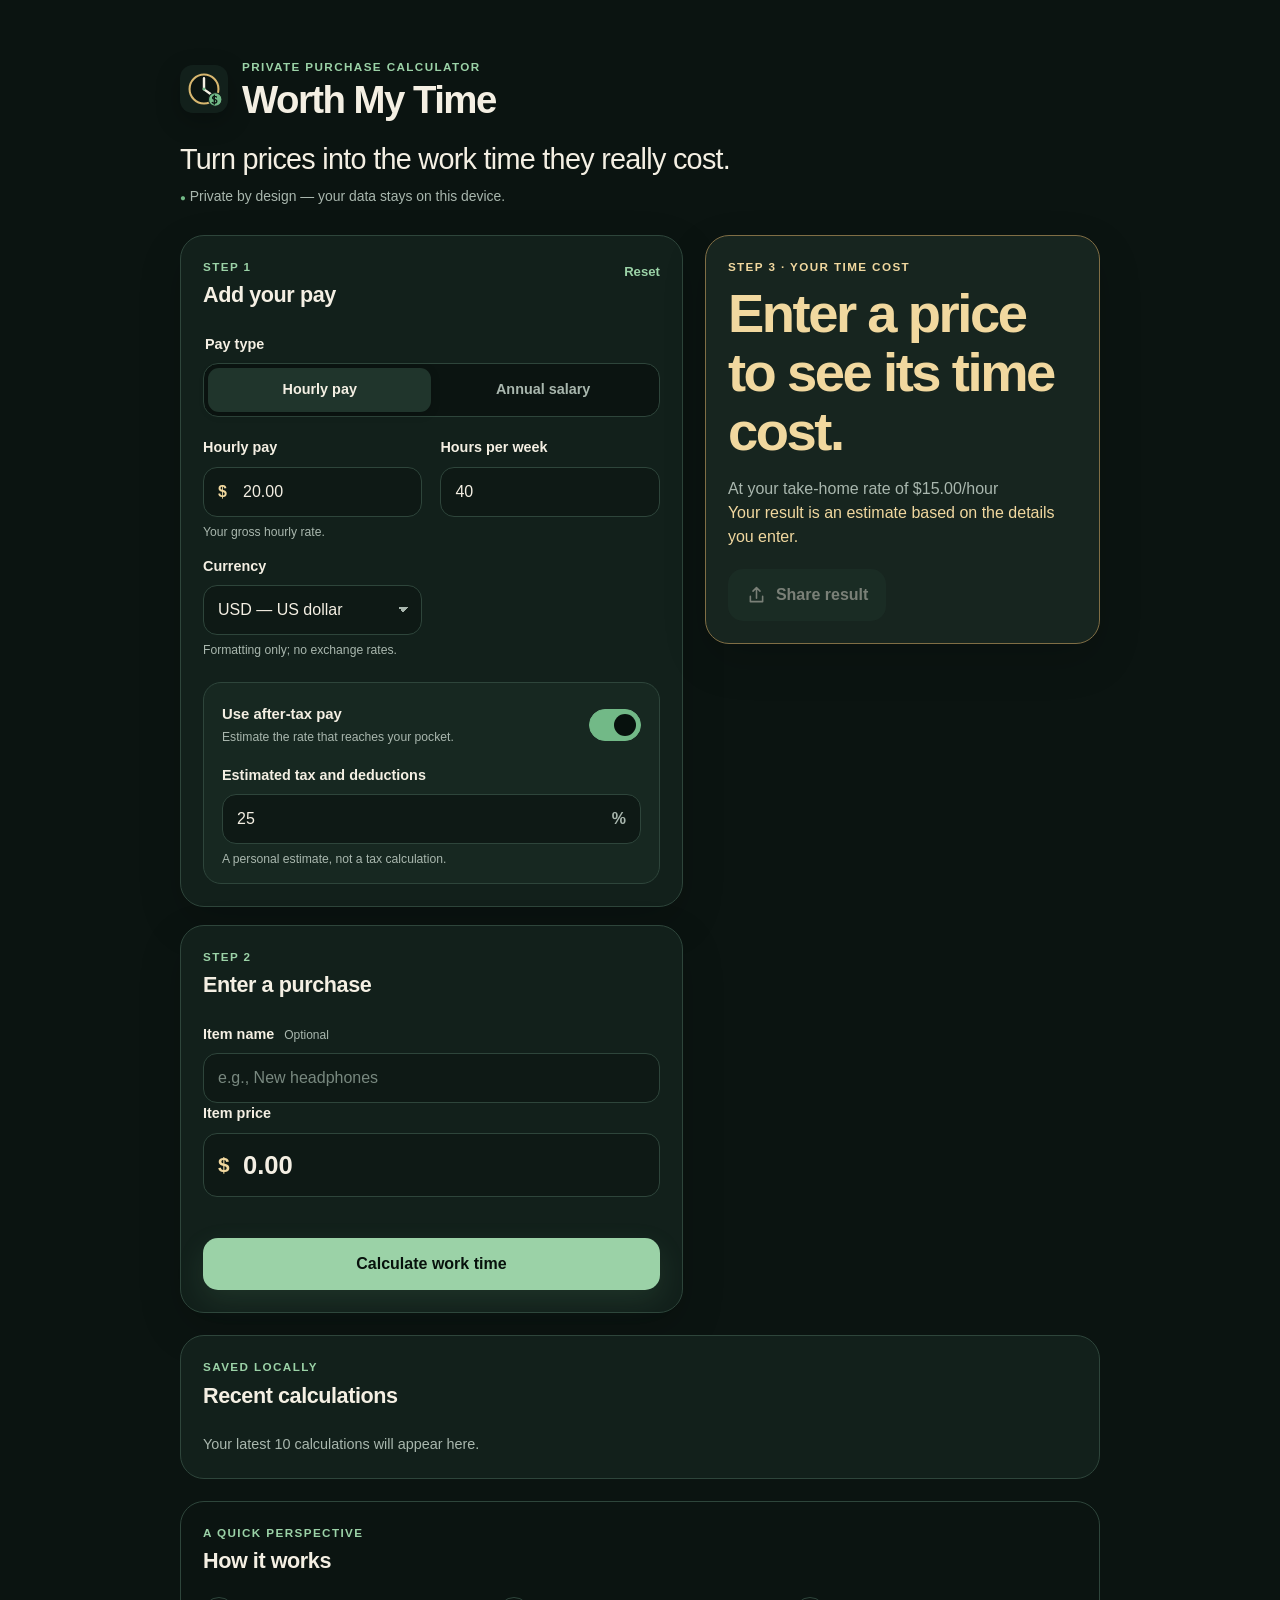
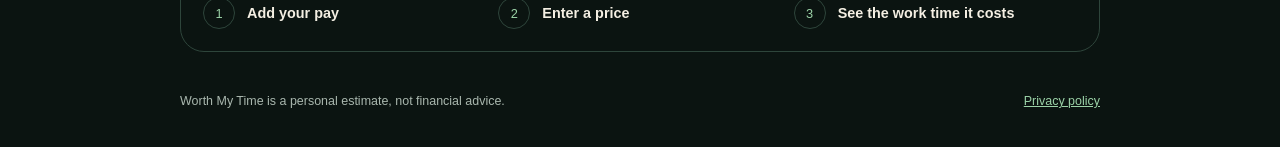
<file: index.html>
<!doctype html>
<html lang="en">
  <head>
    <meta charset="utf-8">
    <meta name="viewport" content="width=device-width, initial-scale=1, viewport-fit=cover">
    <meta name="theme-color" content="#12201b">
    <meta name="description" content="Turn prices into the work time they really cost with a private, offline-first calculator.">
    <meta name="apple-mobile-web-app-capable" content="yes">
    <meta name="apple-mobile-web-app-status-bar-style" content="black-translucent">
    <meta name="apple-mobile-web-app-title" content="Worth My Time">
    <link rel="manifest" href="./manifest.webmanifest">
    <link rel="icon" href="./icons/icon.svg" type="image/svg+xml">
    <link rel="apple-touch-icon" href="./icons/icon-180.png">
    <link rel="stylesheet" href="./styles.css">
    <title>Worth My Time</title>
  </head>
  <body>
    <a class="skip-link" href="#calculator">Skip to calculator</a>

    <header class="site-header">
      <div class="brand">
        <img src="./icons/icon.svg" width="48" height="48" alt="" aria-hidden="true">
        <div>
          <p class="eyebrow">Private purchase calculator</p>
          <h1>Worth My Time</h1>
        </div>
      </div>
      <p class="subtitle">Turn prices into the work time they really cost.</p>
      <p class="privacy-note"><span aria-hidden="true">●</span> Private by design — your data stays on this device.</p>
    </header>

    <main id="calculator" class="app-shell">
      <form id="calculator-form" novalidate>
        <section class="card pay-card" aria-labelledby="pay-heading">
          <div class="section-heading">
            <div>
              <p class="step-label">Step 1</p>
              <h2 id="pay-heading">Add your pay</h2>
            </div>
            <button class="text-button" id="reset-button" type="button">Reset</button>
          </div>

          <fieldset class="field-group">
            <legend>Pay type</legend>
            <div class="segmented-control">
              <label><input type="radio" name="payType" value="hourly" checked><span>Hourly pay</span></label>
              <label><input type="radio" name="payType" value="salary"><span>Annual salary</span></label>
            </div>
          </fieldset>

          <div class="form-grid">
            <div class="field" id="hourly-field">
              <label for="hourly-pay">Hourly pay</label>
              <div class="money-input"><span class="currency-symbol" aria-hidden="true">$</span><input id="hourly-pay" name="hourlyPay" type="text" inputmode="decimal" autocomplete="off" value="20.00" aria-describedby="hourly-help hourly-error"></div>
              <p class="field-help" id="hourly-help">Your gross hourly rate.</p>
              <p class="field-error" id="hourly-error" aria-live="polite"></p>
            </div>

            <div class="field" id="salary-field" hidden>
              <label for="annual-salary">Annual salary</label>
              <div class="money-input"><span class="currency-symbol" aria-hidden="true">$</span><input id="annual-salary" name="annualSalary" type="text" inputmode="decimal" autocomplete="off" value="60000.00" aria-describedby="salary-help salary-error"></div>
              <p class="field-help" id="salary-help">Converted using your schedule below.</p>
              <p class="field-error" id="salary-error" aria-live="polite"></p>
            </div>

            <div class="field">
              <label for="hours-per-week">Hours per week</label>
              <input id="hours-per-week" name="hoursPerWeek" type="number" min="0.1" max="168" step="0.5" value="40" inputmode="decimal" aria-describedby="hours-error">
              <p class="field-error" id="hours-error" aria-live="polite"></p>
            </div>

            <div class="field" id="weeks-field" hidden>
              <label for="weeks-per-year">Weeks worked per year</label>
              <input id="weeks-per-year" name="weeksPerYear" type="number" min="1" max="53" step="1" value="52" inputmode="numeric" aria-describedby="weeks-error">
              <p class="field-error" id="weeks-error" aria-live="polite"></p>
            </div>

            <div class="field">
              <label for="currency">Currency</label>
              <select id="currency" name="currency">
                <option value="USD">USD — US dollar</option>
                <option value="CAD">CAD — Canadian dollar</option>
                <option value="GBP">GBP — British pound</option>
                <option value="EUR">EUR — Euro</option>
                <option value="AUD">AUD — Australian dollar</option>
                <option value="INR">INR — Indian rupee</option>
                <option value="JPY">JPY — Japanese yen</option>
              </select>
              <p class="field-help">Formatting only; no exchange rates.</p>
            </div>
          </div>

          <div class="tax-panel">
            <label class="switch-row" for="after-tax">
              <span><strong>Use after-tax pay</strong><small>Estimate the rate that reaches your pocket.</small></span>
              <span class="switch"><input id="after-tax" name="afterTax" type="checkbox" checked><span class="switch-track" aria-hidden="true"></span></span>
            </label>
            <div class="field compact-field" id="tax-field">
              <label for="tax-percent">Estimated tax and deductions</label>
              <div class="suffix-input"><input id="tax-percent" name="taxPercent" type="number" min="0" max="99.9" step="0.1" value="25" inputmode="decimal" aria-describedby="tax-help tax-error"><span aria-hidden="true">%</span></div>
              <p class="field-help" id="tax-help">A personal estimate, not a tax calculation.</p>
              <p class="field-error" id="tax-error" aria-live="polite"></p>
            </div>
          </div>
        </section>

        <section class="card purchase-card" aria-labelledby="purchase-heading">
          <div class="section-heading"><div><p class="step-label">Step 2</p><h2 id="purchase-heading">Enter a purchase</h2></div></div>
          <div class="field">
            <label for="item-name">Item name <span class="optional">Optional</span></label>
            <input id="item-name" name="itemName" type="text" maxlength="80" autocomplete="off" placeholder="e.g., New headphones">
          </div>
          <div class="field price-field">
            <label for="item-price">Item price</label>
            <div class="money-input large-money-input"><span class="currency-symbol" aria-hidden="true">$</span><input id="item-price" name="itemPrice" type="text" inputmode="decimal" autocomplete="off" value="0.00" aria-describedby="price-error"></div>
            <p class="field-error" id="price-error" aria-live="polite"></p>
          </div>
          <button class="primary-button" type="submit">Calculate work time</button>
        </section>
      </form>

      <section class="result-card" id="result-card" aria-labelledby="result-heading" aria-live="polite">
        <p class="step-label gold">Step 3 · Your time cost</p>
        <h2 id="result-heading">Enter a price to see its time cost.</h2>
        <p class="rate-line" id="rate-line">Your take-home rate will appear here.</p>
        <div class="metrics" id="metrics" hidden>
          <div><span id="exact-hours">—</span><small>exact hours</small></div>
          <div><span id="workdays">—</span><small>workdays</small></div>
          <div><span id="workweeks">—</span><small>workweeks</small></div>
        </div>
        <p class="insight" id="insight">Your result is an estimate based on the details you enter.</p>
        <div class="result-actions">
          <button class="secondary-button" id="share-button" type="button" disabled><svg viewBox="0 0 24 24" aria-hidden="true"><path d="M12 3v12m0-12 4 4m-4-4L8 7M5 13v6h14v-6"/></svg><span>Share result</span></button>
          <span class="action-status" id="share-status" role="status"></span>
        </div>
      </section>

      <section class="card history-card" aria-labelledby="history-heading">
        <div class="section-heading">
          <div><p class="step-label">Saved locally</p><h2 id="history-heading">Recent calculations</h2></div>
          <button class="text-button danger" id="clear-history-button" type="button" hidden>Clear history</button>
        </div>
        <p class="empty-state" id="history-empty">Your latest 10 calculations will appear here.</p>
        <ul class="history-list" id="history-list"></ul>
      </section>

      <section class="how-it-works" aria-labelledby="how-heading">
        <p class="step-label">A quick perspective</p>
        <h2 id="how-heading">How it works</h2>
        <ol>
          <li><span>1</span><strong>Add your pay</strong></li>
          <li><span>2</span><strong>Enter a price</strong></li>
          <li><span>3</span><strong>See the work time it costs</strong></li>
        </ol>
      </section>
    </main>

    <footer><p>Worth My Time is a personal estimate, not financial advice.</p><a href="./privacy-policy.html">Privacy policy</a></footer>
    <noscript><div class="noscript">Worth My Time needs JavaScript enabled to calculate your work time.</div></noscript>
    <script src="./app.js" defer></script>
  </body>
</html>
</file>
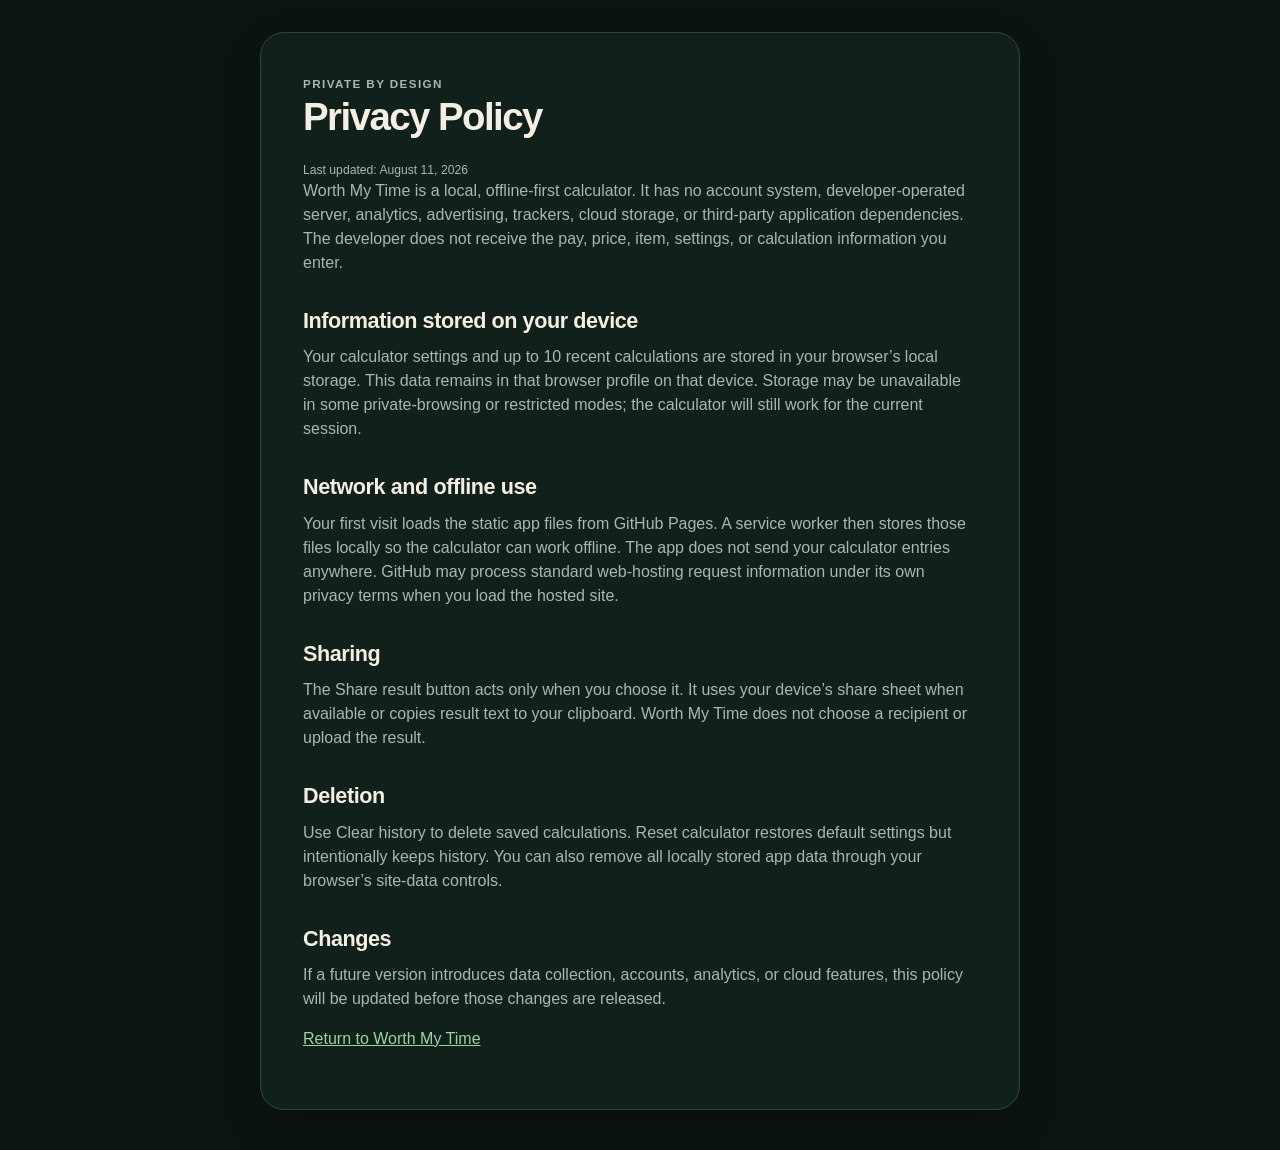
<file: privacy-policy.html>
<!doctype html>
<html lang="en">
  <head>
    <meta charset="utf-8">
    <meta name="viewport" content="width=device-width, initial-scale=1">
    <meta name="theme-color" content="#12201b">
    <link rel="stylesheet" href="./styles.css">
    <title>Privacy Policy · Worth My Time</title>
  </head>
  <body>
    <main class="app-shell policy-page">
      <article class="card">
        <p class="step-label">Private by design</p>
        <h1>Privacy Policy</h1>
        <p class="field-help">Last updated: August 11, 2026</p>
        <p>Worth My Time is a local, offline-first calculator. It has no account system, developer-operated server, analytics, advertising, trackers, cloud storage, or third-party application dependencies. The developer does not receive the pay, price, item, settings, or calculation information you enter.</p>
        <h2>Information stored on your device</h2>
        <p>Your calculator settings and up to 10 recent calculations are stored in your browser’s local storage. This data remains in that browser profile on that device. Storage may be unavailable in some private-browsing or restricted modes; the calculator will still work for the current session.</p>
        <h2>Network and offline use</h2>
        <p>Your first visit loads the static app files from GitHub Pages. A service worker then stores those files locally so the calculator can work offline. The app does not send your calculator entries anywhere. GitHub may process standard web-hosting request information under its own privacy terms when you load the hosted site.</p>
        <h2>Sharing</h2>
        <p>The Share result button acts only when you choose it. It uses your device’s share sheet when available or copies result text to your clipboard. Worth My Time does not choose a recipient or upload the result.</p>
        <h2>Deletion</h2>
        <p>Use Clear history to delete saved calculations. Reset calculator restores default settings but intentionally keeps history. You can also remove all locally stored app data through your browser’s site-data controls.</p>
        <h2>Changes</h2>
        <p>If a future version introduces data collection, accounts, analytics, or cloud features, this policy will be updated before those changes are released.</p>
        <p><a href="./index.html">Return to Worth My Time</a></p>
      </article>
    </main>
  </body>
</html>
</file>
<file: styles.css>
:root {
  color-scheme: dark;
  --bg: #0b1411;
  --surface: #12201b;
  --surface-raised: #182a23;
  --surface-soft: #20352c;
  --text: #f4efe3;
  --muted: #a9b7ae;
  --line: #2e453b;
  --gold: #d8b76f;
  --gold-soft: #f1d89f;
  --green: #72b987;
  --green-strong: #9bd2a7;
  --danger: #e4a69c;
  --focus: #f1d89f;
  --radius: 24px;
  --radius-small: 14px;
  font-family: ui-rounded, "SF Pro Rounded", "SF Pro Display", -apple-system, BlinkMacSystemFont, "Segoe UI", sans-serif;
  font-synthesis: none;
}

* { box-sizing: border-box; }
[hidden] { display: none !important; }
html { scroll-behavior: smooth; }
body { min-width: 320px; margin: 0; background: var(--bg); color: var(--text); line-height: 1.5; -webkit-font-smoothing: antialiased; }
button, input, select { font: inherit; }
button, select, input[type="radio"], input[type="checkbox"] { cursor: pointer; }
button:focus-visible, input:focus-visible, select:focus-visible, a:focus-visible { outline: 3px solid var(--focus); outline-offset: 3px; }

.skip-link { position: fixed; z-index: 20; top: 12px; left: 12px; transform: translateY(-160%); padding: 10px 14px; border-radius: 10px; background: var(--text); color: var(--bg); }
.skip-link:focus { transform: translateY(0); }
.site-header, .app-shell, footer { width: min(100% - 32px, 920px); margin-inline: auto; }
.site-header { padding: max(34px, env(safe-area-inset-top)) 0 28px; }
.brand { display: flex; align-items: center; gap: 14px; }
.brand img { border-radius: 13px; box-shadow: 0 8px 24px rgba(0, 0, 0, .25); }
h1, h2, p { margin-top: 0; }
h1 { margin-bottom: 0; font-size: clamp(1.75rem, 7vw, 2.4rem); letter-spacing: -.04em; line-height: 1.05; }
h2 { margin-bottom: 0; font-size: 1.35rem; letter-spacing: -.02em; }
.eyebrow, .step-label { margin-bottom: 4px; color: var(--green-strong); font-size: .73rem; font-weight: 800; letter-spacing: .12em; text-transform: uppercase; }
.step-label.gold { color: var(--gold-soft); }
.subtitle { max-width: 620px; margin: 22px 0 8px; font-size: clamp(1.25rem, 5vw, 1.8rem); line-height: 1.25; letter-spacing: -.025em; }
.privacy-note { margin: 0; color: var(--muted); font-size: .87rem; }
.privacy-note span { color: var(--green); font-size: .7em; }

.app-shell { display: grid; gap: 18px; padding-bottom: 40px; }
#calculator-form { display: grid; gap: 18px; }
.card, .result-card, .how-it-works { border: 1px solid var(--line); border-radius: var(--radius); background: var(--surface); padding: 22px; box-shadow: 0 16px 44px rgba(0, 0, 0, .16); }
.section-heading { display: flex; align-items: flex-start; justify-content: space-between; gap: 16px; margin-bottom: 22px; }
fieldset { min-width: 0; margin: 0; padding: 0; border: 0; }
legend, .field > label, .compact-field > label { display: block; margin-bottom: 8px; color: var(--text); font-size: .9rem; font-weight: 700; }
.field-group { margin-bottom: 20px; }
.segmented-control { display: grid; grid-template-columns: 1fr 1fr; padding: 4px; border: 1px solid var(--line); border-radius: 15px; background: var(--bg); }
.segmented-control label { position: relative; }
.segmented-control input { position: absolute; opacity: 0; pointer-events: none; }
.segmented-control span { display: grid; place-items: center; min-height: 44px; padding: 8px; border-radius: 11px; color: var(--muted); font-size: .9rem; font-weight: 750; text-align: center; transition: background-color .16s ease, color .16s ease; }
.segmented-control input:checked + span { background: var(--surface-soft); color: var(--text); box-shadow: 0 2px 10px rgba(0, 0, 0, .18); }
.segmented-control input:focus-visible + span { outline: 3px solid var(--focus); outline-offset: 2px; }
.form-grid { display: grid; gap: 18px; }
.field[hidden] { display: none; }

input, select { width: 100%; min-height: 50px; border: 1px solid var(--line); border-radius: var(--radius-small); background: #0e1915; color: var(--text); padding: 12px 14px; appearance: none; }
select { background-image: linear-gradient(45deg, transparent 50%, var(--muted) 50%), linear-gradient(135deg, var(--muted) 50%, transparent 50%); background-position: calc(100% - 18px) 21px, calc(100% - 13px) 21px; background-size: 5px 5px; background-repeat: no-repeat; padding-right: 40px; }
input::placeholder { color: #78887f; opacity: 1; }
input[aria-invalid="true"] { border-color: var(--danger); }
.money-input, .suffix-input { position: relative; }
.currency-symbol { position: absolute; z-index: 1; top: 50%; left: 15px; transform: translateY(-50%); color: var(--gold-soft); font-weight: 800; pointer-events: none; }
.money-input input { padding-left: 39px; font-variant-numeric: tabular-nums; }
.suffix-input input { padding-right: 42px; }
.suffix-input span { position: absolute; top: 50%; right: 15px; transform: translateY(-50%); color: var(--muted); font-weight: 700; }
.large-money-input input { min-height: 64px; font-size: 1.6rem; font-weight: 750; }
.large-money-input .currency-symbol { font-size: 1.3rem; }
.field-help, .field-error { min-height: 1.2em; margin: 6px 0 0; font-size: .76rem; }
.field-help { color: var(--muted); }
.field-error { color: var(--danger); }
.field-help + .field-error { margin-top: -18px; }
.field-help + .field-error:not(:empty) { margin-top: 3px; }
.optional { margin-left: 6px; color: var(--muted); font-size: .75rem; font-weight: 500; }

.tax-panel { margin-top: 22px; padding: 16px; border: 1px solid var(--line); border-radius: 18px; background: rgba(32, 53, 44, .4); }
.switch-row { display: flex; align-items: center; justify-content: space-between; gap: 18px; min-height: 48px; cursor: pointer; }
.switch-row strong, .switch-row small { display: block; }
.switch-row strong { font-size: .93rem; }
.switch-row small { margin-top: 3px; color: var(--muted); font-size: .76rem; }
.switch { position: relative; flex: 0 0 auto; width: 52px; height: 32px; }
.switch input { position: absolute; inset: 0; width: 100%; height: 100%; margin: 0; opacity: 0; }
.switch-track { display: block; width: 100%; height: 100%; border: 1px solid var(--line); border-radius: 999px; background: #0e1915; transition: background-color .16s ease; }
.switch-track::after { content: ""; position: absolute; top: 5px; left: 5px; width: 22px; height: 22px; border-radius: 50%; background: var(--muted); transition: transform .16s ease, background-color .16s ease; }
.switch input:checked + .switch-track { background: var(--green); border-color: var(--green); }
.switch input:checked + .switch-track::after { transform: translateX(20px); background: #07110d; }
.switch input:focus-visible + .switch-track { outline: 3px solid var(--focus); outline-offset: 3px; }
.compact-field { margin-top: 16px; }

button { border: 0; }
.primary-button, .secondary-button { display: inline-flex; align-items: center; justify-content: center; gap: 9px; min-height: 52px; border-radius: 15px; padding: 12px 18px; font-weight: 800; }
.primary-button { width: 100%; margin-top: 20px; background: var(--green-strong); color: #08120d; box-shadow: 0 10px 28px rgba(114, 185, 135, .13); }
.primary-button:hover { background: #b2deb9; }
.secondary-button { background: var(--surface-soft); color: var(--text); }
.secondary-button:hover:not(:disabled) { background: #2a4438; }
.secondary-button:disabled { cursor: not-allowed; opacity: .45; }
.secondary-button svg { width: 21px; height: 21px; fill: none; stroke: currentColor; stroke-linecap: round; stroke-linejoin: round; stroke-width: 1.8; }
.text-button { min-height: 44px; margin: -8px -8px 0 0; padding: 8px; background: transparent; color: var(--green-strong); font-size: .82rem; font-weight: 750; }
.text-button.danger { color: var(--danger); }

.result-card { overflow: hidden; border-color: #806e45; background: #17251f; }
.result-card h2 { max-width: 720px; margin-top: 10px; color: var(--gold-soft); font-size: clamp(2rem, 8vw, 3.4rem); line-height: 1.08; letter-spacing: -.045em; }
.rate-line { margin: 16px 0 0; color: var(--muted); }
.metrics { display: grid; grid-template-columns: repeat(3, 1fr); gap: 8px; margin: 24px 0 18px; }
.metrics div { min-width: 0; padding: 13px 8px; border: 1px solid var(--line); border-radius: 14px; background: rgba(11, 20, 17, .42); text-align: center; }
.metrics span, .metrics small { display: block; }
.metrics span { color: var(--text); font-size: clamp(1rem, 5vw, 1.28rem); font-weight: 800; font-variant-numeric: tabular-nums; }
.metrics small { margin-top: 3px; color: var(--muted); font-size: .68rem; }
.insight { margin: 0; color: var(--gold-soft); }
.result-actions { display: flex; align-items: center; gap: 12px; min-height: 52px; margin-top: 20px; }
.action-status { color: var(--green-strong); font-size: .78rem; }

.history-card { box-shadow: none; }
.history-list { display: grid; gap: 8px; margin: 0; padding: 0; list-style: none; }
.history-item button { display: grid; grid-template-columns: minmax(0, 1fr) auto; gap: 4px 12px; width: 100%; min-height: 60px; padding: 12px 0; border-bottom: 1px solid var(--line); background: transparent; color: var(--text); text-align: left; }
.history-item:last-child button { border-bottom: 0; }
.history-name { overflow: hidden; font-weight: 750; text-overflow: ellipsis; white-space: nowrap; }
.history-price { color: var(--gold-soft); font-weight: 750; font-variant-numeric: tabular-nums; }
.history-time, .history-date { color: var(--muted); font-size: .76rem; }
.empty-state { margin: 0; color: var(--muted); font-size: .9rem; }

.how-it-works { background: transparent; box-shadow: none; }
.how-it-works ol { display: grid; gap: 12px; margin: 20px 0 0; padding: 0; list-style: none; }
.how-it-works li { display: flex; align-items: center; gap: 12px; color: var(--muted); }
.how-it-works li span { display: grid; flex: 0 0 32px; height: 32px; place-items: center; border: 1px solid var(--line); border-radius: 50%; color: var(--green-strong); font-size: .8rem; }
.how-it-works strong { color: var(--text); font-size: .9rem; }
footer { display: flex; flex-wrap: wrap; justify-content: space-between; gap: 8px 18px; padding: 0 0 max(36px, env(safe-area-inset-bottom)); color: var(--muted); font-size: .78rem; }
footer p { margin: 0; }
footer a, .policy-page a { color: var(--green-strong); }
.noscript { position: fixed; inset: auto 12px 12px; padding: 12px; border-radius: 12px; background: var(--danger); color: #1d0b09; text-align: center; }
.policy-page { display: block; max-width: 760px; padding-top: max(32px, env(safe-area-inset-top)); }
.policy-page article { padding: clamp(22px, 5vw, 42px); }
.policy-page h1 { margin-bottom: 24px; }
.policy-page h2 { margin-top: 30px; margin-bottom: 8px; }
.policy-page p { color: var(--muted); }

@media (min-width: 700px) {
  .site-header { padding-top: 58px; }
  .app-shell { grid-template-columns: minmax(0, 1.12fr) minmax(280px, .88fr); align-items: start; gap: 22px; }
  #calculator-form { grid-column: 1; }
  .result-card { position: sticky; top: 22px; grid-column: 2; grid-row: 1; }
  .history-card, .how-it-works { grid-column: 1 / -1; }
  .form-grid { grid-template-columns: 1fr 1fr; }
  .tax-panel { padding: 18px; }
  .result-card h2 { font-size: clamp(2.2rem, 4.6vw, 3.4rem); }
  .how-it-works ol { grid-template-columns: repeat(3, 1fr); }
}

@media (max-width: 430px) {
  .site-header, .app-shell, footer { width: min(100% - 24px, 920px); }
  .card, .result-card, .how-it-works { border-radius: 20px; padding: 18px; }
  .metrics { gap: 5px; }
  .metrics div { padding-inline: 4px; }
  .metrics small { font-size: .61rem; }
}

@media (prefers-reduced-motion: reduce) {
  *, *::before, *::after { scroll-behavior: auto !important; transition-duration: .01ms !important; animation-duration: .01ms !important; animation-iteration-count: 1 !important; }
}
</file>
